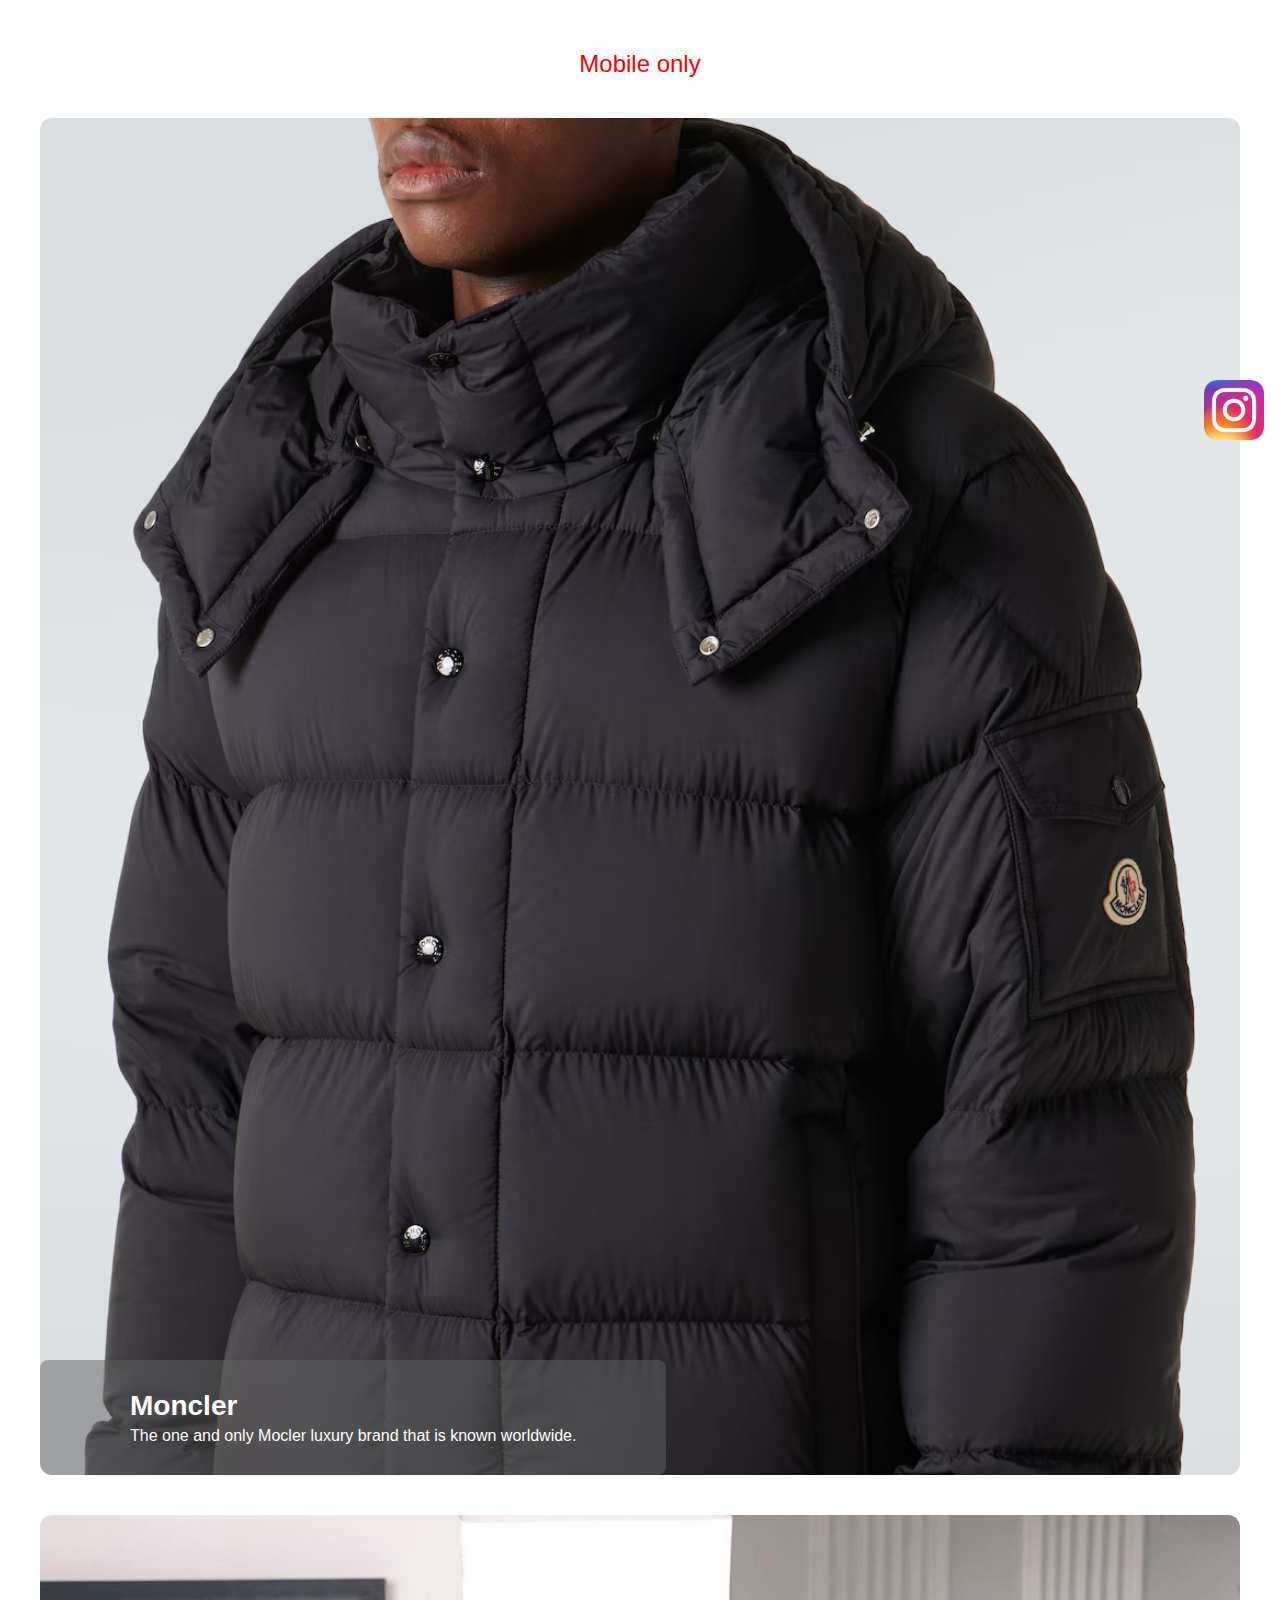
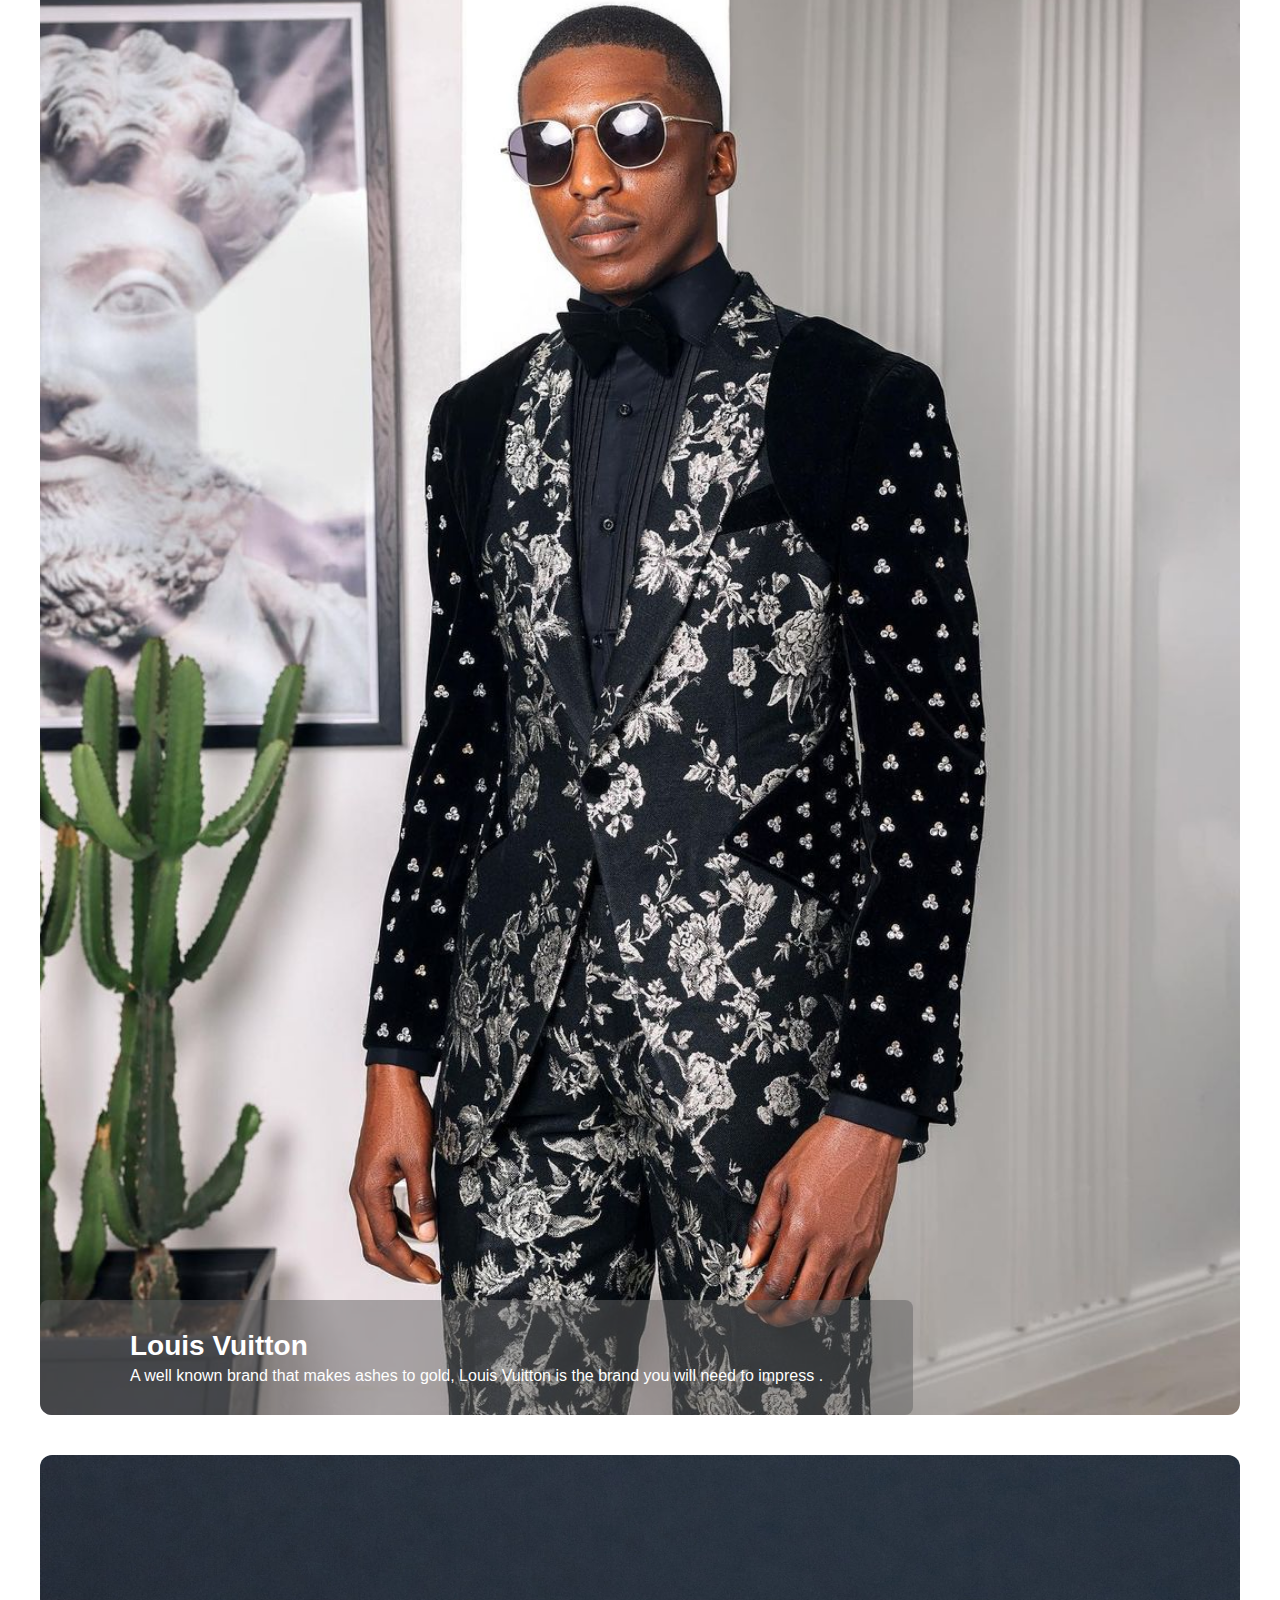
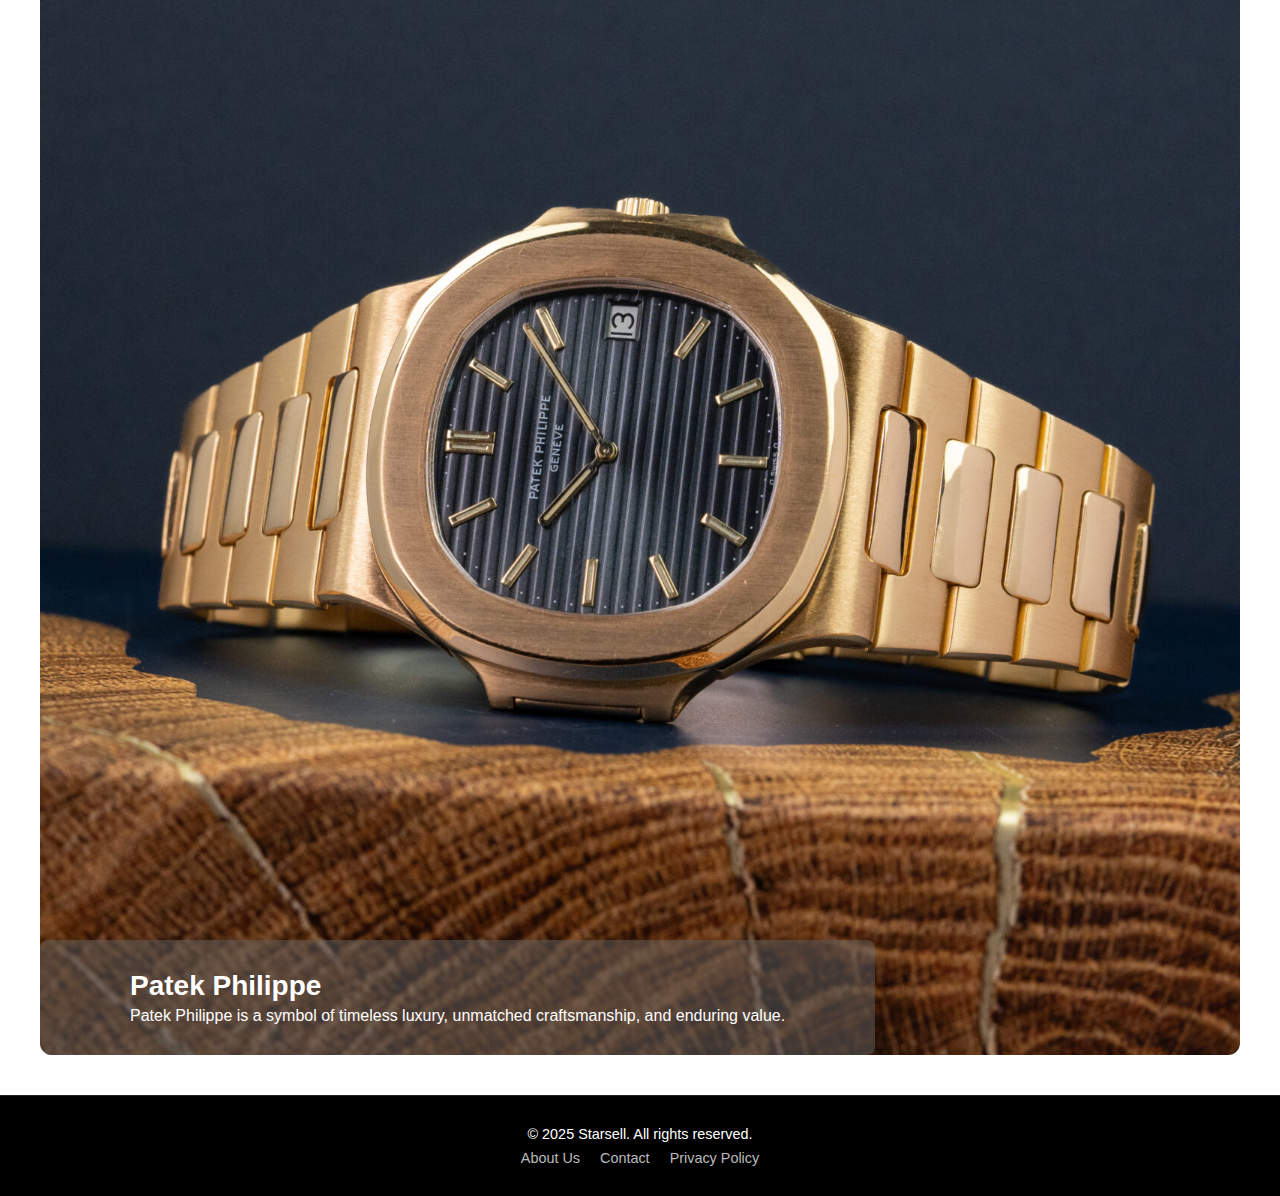
<file: index.html>
<!DOCTYPE html>
<html lang="en">
<head>
  <meta charset="UTF-8" />
  <meta name="viewport" content="width=device-width, initial-scale=1.0"/>
 <div class="logo">
  
</div>

  <link rel="stylesheet" href="style.css" />
</head>
<body>


  
  <!-- Navbar -->
  <header class="navbar">
  <div class="hamburger" onclick="openMenu()">☰</div>
 

 <div class="logo">
  <a href="index.html">
    <img src="images/logo.png" alt="Starsell Logo" />
  </a>
</div>
<link rel="stylesheet" href="https://cdnjs.cloudflare.com/ajax/libs/font-awesome/6.4.0/css/all.min.css">


 <div class="message-icon">
  <a href="https://www.instagram.com/jumperzz_off/?igsh=MXB2bmxyOXE3Nm1ydg%3D%3D&utm_source=qr#" target="_blank" rel="noopener noreferrer">
    <i class="fas fa-comment-dots"></i>
  </a>
 
</div>





</header>

<!-- Sliding Overlay Menu -->
<div id="overlay-menu" class="overlay">
  <span class="close-btn" onclick="closeMenu()">✖</span>
  <div class="overlay-content">
    <button>Home</button>
    <button>Products</button>
    <button>About</button>
    <button>How to buy?</button>
    <button>Contact</button>
  </div>
</div>


  <!-- Slideshow Section -->
  <section class="hero">
    <div class="slideshow">
      <img src="images/image1.jpg" class="slide active" />
      <img src="images/image2.webp" class="slide" />
      <img src="images/image3.jpeg" class="slide" />
      <img src="images/image4.jpg" class="slide" />
      <img src="images/image5.jpg" class="slide" />
    </div>
    <div class="hero-content">
      <h1>Welcome to Starsell</h1>
      <a href="#" class="shop-btn" onclick="event.preventDefault(); this.classList.add('clicked'); setTimeout(() => window.location.href='products.html', 150)">Shop Now</a>


       


       <div class="arrow-down">

  <svg width="30" height="30" viewBox="0 0 24 24" fill="none" stroke="white" stroke-width="2" stroke-linecap="round" stroke-linejoin="round">
    <line x1="12" y1="5" x2="12" y2="19" />
    <polyline points="19 12 12 19 5 12" />
  </svg>
</div>

    </div>
  </section>

 



  <!-- Scrollable Product Section -->
  <section class="scroll-section">
    <h2>Newest Products</h2>
    <div class="scroll-container" id="scroll-products">
      <!-- Product cards injected by JS -->
    </div>
  </section>


  <section class="featured-link">
  <a href="products.html" class="image-link">
    <div class="image-overlay">
      <h2>Moncler</h2>
      <p>The one and only Mocler luxury brand that is known worldwide.</p>
    </div>
    <img src="images/P01068387_d2.avif" alt="Featured Products">
  </a>
</section>



<section class="featured-link">
  <a href="products.html" class="image-link">
    <div class="image-overlay">
      <h2>Louis Vuitton</h2>
      <p>A well known brand that makes ashes to gold, Louis Vuitton is the brand you will need to impress .</p>
    </div>
    <img src="images/LVVVV.jpg" alt="Featured Products">
  </a>
</section>


<section class="featured-link">
  <a href="products.html" class="image-link">
    <div class="image-overlay">
      <h2>Patek Philippe</h2>
      <p>Patek Philippe is a symbol of timeless luxury, unmatched craftsmanship, and enduring value.</p>
    </div>
    <img src="images/PatekPhlipe.jpg" alt="Featured Products">
  </a>
</section>

 

  <!-- Newest Products Section -->
  <section class="newest">
    <h2>Browse</h2>
    <div class="product-grid" id="newest-products">
      <!-- Newest product cards injected by JS -->
    </div>
  </section>

  <script src="script.js"></script>


  <footer class="footer">
  <div class="footer-content">
    <p>&copy; 2025 Starsell. All rights reserved.</p>
    <nav class="footer-nav">
      <a href="#">About Us</a>
      <a href="#">Contact</a>
      <a href="#">Privacy Policy</a>
    </nav>
  </div>
</footer>


<div class="insta-logo">
  <a href="https://www.instagram.com/jumperzz_off/?igsh=MXB2bmxyOXE3Nm1ydg%3D%3D&utm_source=qr#">
    <img src="images/Instagram_icon.png" alt="Instagram" class="insta-logo" />

  </a>
</div>


<script>
  let lastScrollTop = 0;
  const navbar = document.querySelector('.navbar');

  window.addEventListener('scroll', () => {
    const currentScroll = window.pageYOffset || document.documentElement.scrollTop;

    if (currentScroll > lastScrollTop && currentScroll > 90) {
      // Scrolling down and past navbar height
      navbar.style.top = "-90px"; // Hide navbar
    } else {
      // Scrolling up
      navbar.style.top = "0"; // Show navbar
    }

    lastScrollTop = currentScroll <= 0 ? 0 : currentScroll; // For Safari
  });
</script>


  <script>
  function openMenu() {
  const overlay = document.getElementById("overlay-menu");
  const content = document.querySelector(".overlay-content");

  // Show overlay immediately
  overlay.style.width = "100%";

  // Remove fade-out to show buttons instantly
  content.classList.remove("fade-out");
}

function closeMenu() {
  const overlay = document.getElementById("overlay-menu");
  const content = document.querySelector(".overlay-content");

  // Start fade-out on buttons
  content.classList.add("fade-out");

  // Start shrinking overlay width at the same time
  overlay.style.width = "0";

  // After 0.4s, hide overlay fully and reset buttons for next open
  setTimeout(() => {
    content.classList.remove("fade-out");
    content.style.opacity = 1;
    content.style.pointerEvents = "auto";
  }, 600);
}


</script>


<script>
  document.addEventListener('DOMContentLoaded', () => {
    const buttons = document.querySelectorAll('.overlay-content button');
    buttons.forEach(button => {
      if (button.textContent.trim() === 'Home') {
        button.addEventListener('click', () => {
          window.location.href = 'index.html';
        });
      }
       if (button.textContent.trim() === 'Products') {
        button.addEventListener('click', () => {
          window.location.href = 'products.html';
        });
      }
      // Add other buttons if needed similarly
    });
  });
</script>





</body>
</html>
</file>
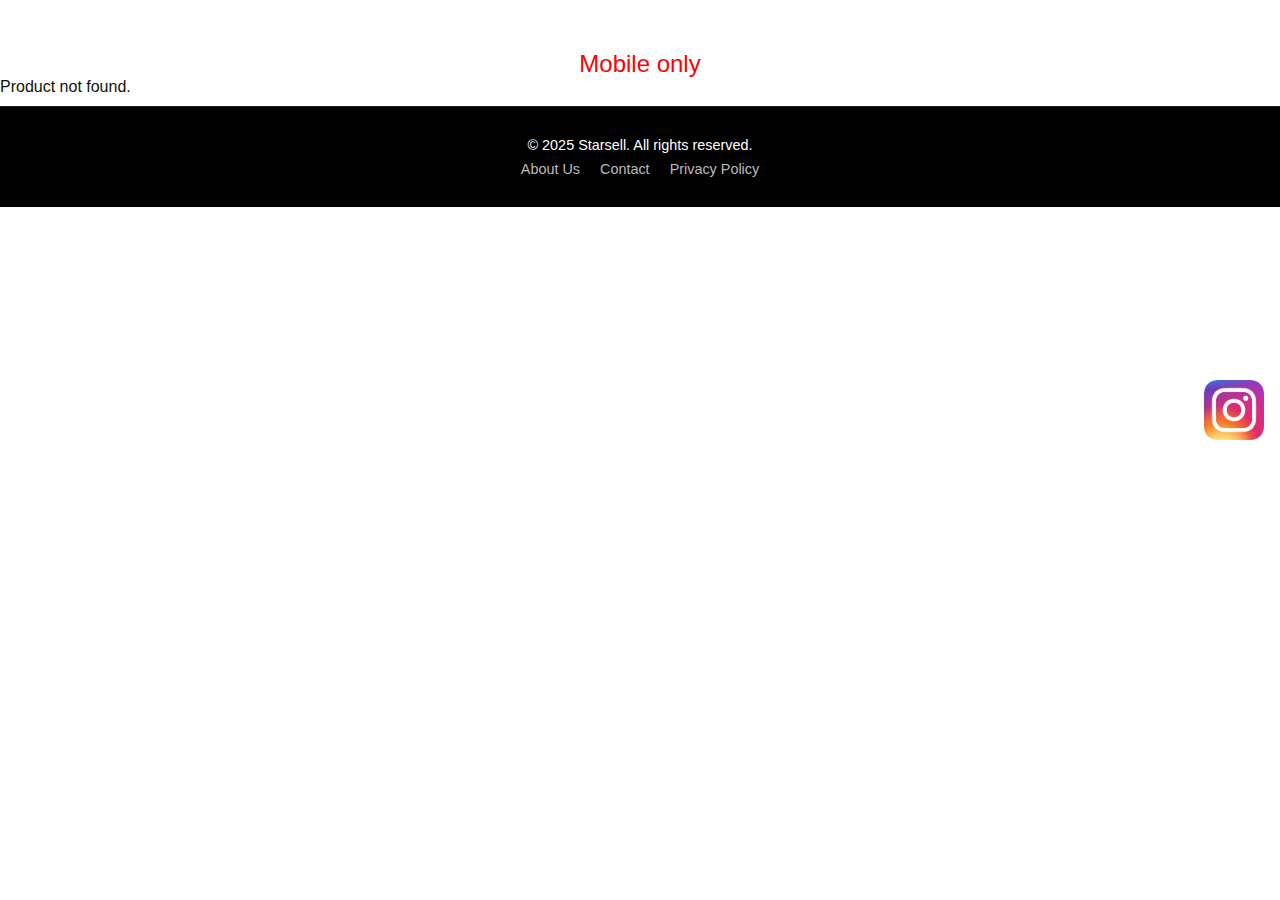
<file: product.html>
<!DOCTYPE html>
<html lang="en">
<head>
  <meta charset="UTF-8" />
  <meta name="viewport" content="width=device-width, initial-scale=1.0"/>
  <title>Products - Starsell</title>
  <link rel="stylesheet" href="style.css" />
  <link rel="stylesheet" href="https://cdnjs.cloudflare.com/ajax/libs/font-awesome/6.4.0/css/all.min.css">
</head>
<body>

  <div class="main-content">

    <div class="page-container">

      <!-- Navbar -->
      <header class="navbar">
        <div class="hamburger" onclick="openMenu()">☰</div>
        <div class="logo">
          <a href="index.html">
            <img src="images/logo.png" alt="Starsell Logo" />
          </a>
        </div>
        <div class="message-icon">
          <a href="https://www.instagram.com/jumperzz_off/" target="_blank" rel="noopener noreferrer">
            <i class="fas fa-comment-dots"></i>
          </a>
        </div>
      </header>

      <!-- Sliding Overlay Menu -->
      <div id="overlay-menu" class="overlay">
        <span class="close-btn" onclick="closeMenu()">✖</span>
        <div class="overlay-content">
          <button>Home</button>
          <button>Products</button>
          <button>About</button>
          <button>How to buy?</button>
          <button>Contact</button>
        </div>
      </div>

      <!-- Insta Logo -->
      <div class="insta-logo">
        <a href="https://www.instagram.com/jumperzz_off/">
          <img src="images/Instagram_icon.png" alt="Instagram" class="insta-logo" />
        </a>
      </div>

      <div id="gallery"></div>

    </div> <!-- end of page-container -->

  </div> <!-- end of main-content -->

  <!-- Footer -->
  <footer class="footer">
    <div class="footer-content">
      <p>&copy; 2025 Starsell. All rights reserved.</p>
      <nav class="footer-nav">
        <a href="#">About Us</a>
        <a href="#">Contact</a>
        <a href="#">Privacy Policy</a>
      </nav>
    </div>
  </footer>

  <!-- Scripts -->
  <script src="products.js"></script>
  <script src="script.js"></script>

  <script>
    // Slideshow auto-play (optional)
    let slideIndex = 0;
    const slides = document.querySelectorAll(".slide");

    function showSlides() {
      slides.forEach((slide) => slide.style.display = "none");
      slideIndex = (slideIndex + 1) % slides.length;
      slides[slideIndex].style.display = "block";
    }

    setInterval(showSlides, 3000); // 3 seconds
    showSlides();

    // Overlay menu nav behavior
    function openMenu() {
      document.getElementById("overlay-menu").style.width = "100%";
    }

    function closeMenu() {
      const overlay = document.getElementById("overlay-menu");
      const content = document.querySelector(".overlay-content");
      content.classList.add("fade-out");
      overlay.style.width = "0";
      setTimeout(() => {
        content.classList.remove("fade-out");
      }, 600);
    }

    // Button Navigation
    document.addEventListener("DOMContentLoaded", () => {
      document.querySelectorAll(".overlay-content button").forEach(btn => {
        const text = btn.textContent.trim();
        if (text === "Home") btn.onclick = () => window.location.href = "index.html";
        if (text === "Products") btn.onclick = () => window.location.href = "products.html";
      });
    });
  </script>

  <script>
    document.addEventListener("DOMContentLoaded", () => {
      const params = new URLSearchParams(window.location.search);
      const id = parseInt(params.get("id"));
      const product = products.find(p => p.id === id);

      const galleryContainer = document.getElementById("gallery");

      if (!product) {
        galleryContainer.innerText = "Product not found.";
        return;
      }

      let currentIndex = 0;

      galleryContainer.innerHTML = `
        <div class="product-image-viewer">
          <button id="prevBtn" class="nav-btn" aria-label="Previous image">‹</button>
          <img id="mainImage" src="${product.images[0]}" alt="${product.name}" />
          <button id="nextBtn" class="nav-btn" aria-label="Next image">›</button>
        </div>
        <div class="product-info">
          <h2>${product.name}</h2>
          <p class="price">${product.price}</p>
          <button id="buyNowBtn">Buy Now</button>
        </div>
      `;

      const mainImage = document.getElementById("mainImage");
      const prevBtn = document.getElementById("prevBtn");
      const nextBtn = document.getElementById("nextBtn");
      const buyNowBtn = document.getElementById("buyNowBtn");

      function updateImage() {
        mainImage.src = product.images[currentIndex];
      }

      prevBtn.addEventListener("click", () => {
        currentIndex = (currentIndex - 1 + product.images.length) % product.images.length;
        updateImage();
      });

      nextBtn.addEventListener("click", () => {
        currentIndex = (currentIndex + 1) % product.images.length;
        updateImage();
      });

      buyNowBtn.addEventListener("click", () => {
        window.location.href = "https://www.instagram.com/jumperzz_off/";
      });
    });
  </script>

  <script>
  document.addEventListener('DOMContentLoaded', () => {
    const buttons = document.querySelectorAll('.overlay-content button');
    buttons.forEach(button => {
      if (button.textContent.trim() === 'Home') {
        button.addEventListener('click', () => {
          window.location.href = 'index.html';
        });
      }
       if (button.textContent.trim() === 'Products') {
        button.addEventListener('click', () => {
          window.location.href = 'products.html';
        });
      }
      // Add other buttons if needed similarly
    });
  });
</script>


</body>
</html>
</file>
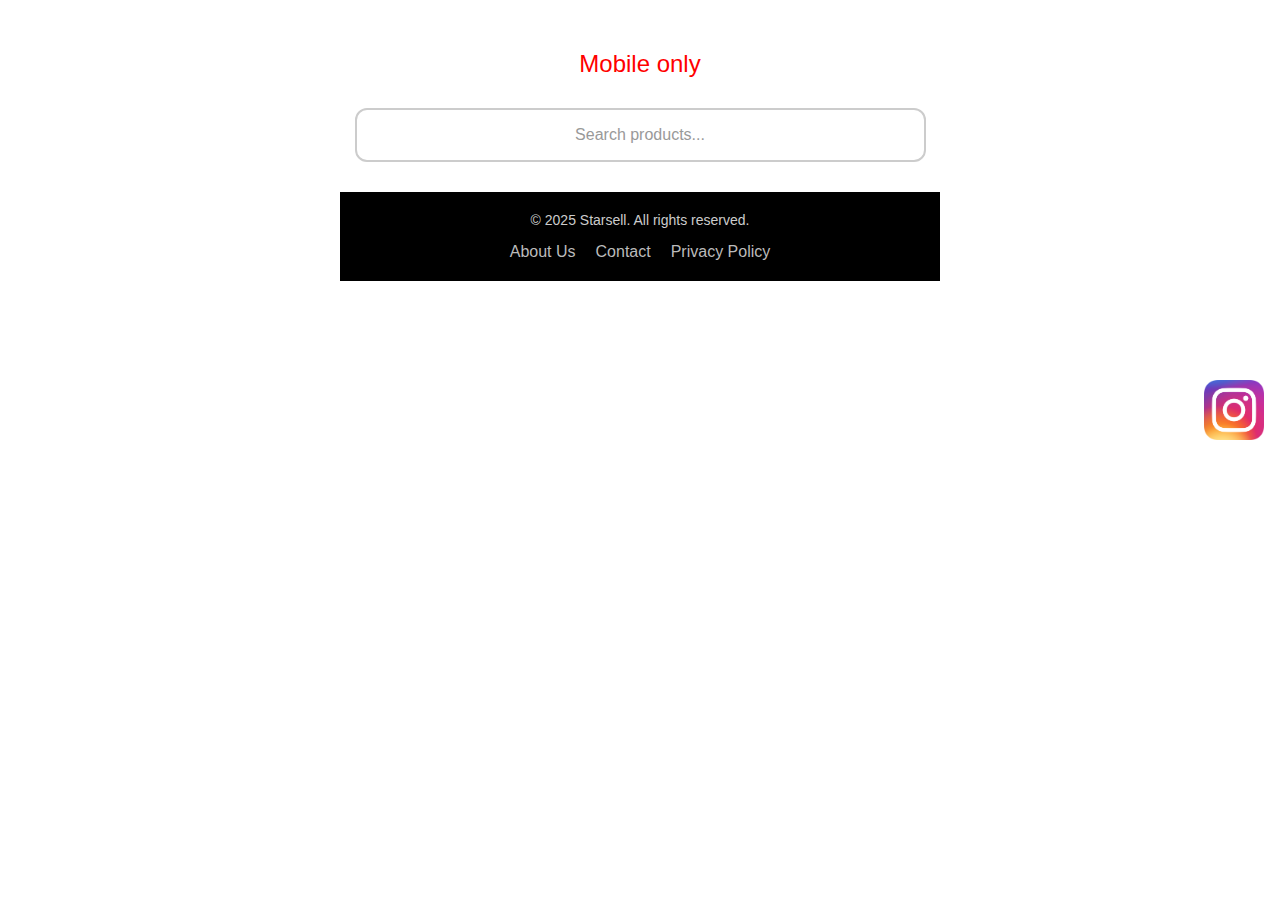
<file: products.html>
<!DOCTYPE html>
<html lang="en">
<head>
  <meta charset="UTF-8" />
  <meta name="viewport" content="width=device-width, initial-scale=1.0"/>
  <link rel="stylesheet" href="style.css" />
  <link rel="stylesheet" href="https://cdnjs.cloudflare.com/ajax/libs/font-awesome/6.4.0/css/all.min.css">
  <title>Products</title>
</head>

<body>

<!-- Navbar -->
<header class="navbar">
  <div class="hamburger" onclick="openMenu()">☰</div>

  <div class="logo">
    <a href="index.html">
      <img src="images/logo.png" alt="Starsell Logo" />
    </a>
  </div>

  <div class="message-icon">
    <a href="https://www.instagram.com/jumperzz_off/?igsh=MXB2bmxyOXE3Nm1ydg%3D%3D&utm_source=qr#" target="_blank">
      <i class="fas fa-comment-dots"></i>
    </a>
  </div>
</header>

<!-- Overlay Menu -->
<div id="overlay-menu" class="overlay">
  <span class="close-btn" onclick="closeMenu()">✖</span>
  <div class="overlay-content">
    <button>Home</button>
    <button>Products</button>
    <button>About</button>
    <button>How to buy?</button>
    <button>Contact</button>
  </div>
</div>

<!-- Main Content Wrapper -->
<main class="main-wrapper">

  <!-- Search Bar -->
  <section class="search-container">
    <input type="text" id="searchInput" placeholder="Search products..." />
  </section>

  <!-- Products Grid -->
  <section class="newest">
    <h2>Newest Products</h2>
    <div id="product-list" class="grid-container">
      <!-- Products will be injected here by JS -->
    </div>
  </section>

   <footer class="foooter">
  <div class="foooter-content">
    <p>&copy; 2025 Starsell. All rights reserved.</p>
    <nav class="footer-nav">
      <a href="#">About Us</a>
      <a href="#">Contact</a>
      <a href="#">Privacy Policy</a>
    </nav>
  </div>
</footer>


</main>

<!-- Instagram Icon -->
<div class="insta-logo">
  <a href="https://www.instagram.com/jumperzz_off/?igsh=MXB2bmxyOXE3Nm1ydg%3D%3D&utm_source=qr#">
    <img src="images/Instagram_icon.png" alt="Instagram" class="insta-logo" />
  </a>
</div>

<!-- Scripts -->
<script src="products.js"></script>
<script src="script.js"></script>

<script>
  // Hide/show navbar on scroll
  let lastScrollTop = 0;
  const navbar = document.querySelector('.navbar');
  window.addEventListener('scroll', () => {
    const currentScroll = window.pageYOffset || document.documentElement.scrollTop;
    navbar.style.top = (currentScroll > lastScrollTop && currentScroll > 90) ? "-90px" : "0";
    lastScrollTop = currentScroll <= 0 ? 0 : currentScroll;
  });

  // Overlay menu logic
  function openMenu() {
    const overlay = document.getElementById("overlay-menu");
    const content = document.querySelector(".overlay-content");
    overlay.style.width = "100%";
    content.classList.remove("fade-out");
  }

  function closeMenu() {
    const overlay = document.getElementById("overlay-menu");
    const content = document.querySelector(".overlay-content");
    content.classList.add("fade-out");
    overlay.style.width = "0";
    setTimeout(() => {
      content.classList.remove("fade-out");
      content.style.opacity = 1;
      content.style.pointerEvents = "auto";
    }, 600);
  }

  // Overlay button links
  document.addEventListener('DOMContentLoaded', () => {
    const buttons = document.querySelectorAll('.overlay-content button');
    buttons.forEach(button => {
      if (button.textContent.trim() === 'Home') {
        button.addEventListener('click', () => window.location.href = 'index.html');
      }
      if (button.textContent.trim() === 'Products') {
        button.addEventListener('click', () => window.location.href = 'products.html');
      }
    });
  });
</script>

</body>
</html>
</file>
<file: style.css>
* {
  margin: 0;
  padding: 0;
  box-sizing: border-box;
}

body {
  font-family: 'Segoe UI', sans-serif;
  background-color: #fff;
  color: #111;
  overflow-x: hidden;
}


.insta-logo {
  position: fixed;    /* Fix it on the viewport */
  bottom: 500px;          /* Distance from top */
  top: 380px;
  right: 16px;        /* Distance from right */
  height: 60px;       /* Small size */
  width: auto;        /* Keep aspect ratio */
  z-index: 1100;      /* Make sure it’s above other content */
  cursor: pointer;    /* Optional: shows pointer on hover */

   animation: pulse 2.5s ease-in-out infinite;
}


.navbar {
  height: 60px;
  /* rest of your navbar styling */
}


/* Consolidate your navbar styling */
.navbar {
  display: flex;
  justify-content: space-between; /* Distributes space between children */
  align-items: center;
  padding: 6px 12px; /* Smaller vertical and horizontal padding */
  background: #fff;
  border-bottom: 1px solid #eee;
  position: sticky; /* Sticky header */
  top: 0;
  z-index: 1000;
  height: 90px; /* Explicit height for better control */
  transition: top 0.3s; /* For smooth hiding/reappearing */
}



.menu-btn,
.message-icon {
  position: relative;
  font-size: 36px;
  color: rgba(0, 0, 0, 0.5); /* Semi-transparent black */
  cursor: pointer;
  transition: color 0.3s ease;
  left: -21px;
}

.message-icon:hover {
  color: rgba(0, 0, 0, 0.8);
}

.message-icon i {
  color: black;
}






.logo {
  position: absolute;
  left: 50%;
  transform: translateX(-50%);

}

.logo img {
  height: 150px;
  margin-top: 9%; /* Moves logo downward */
}


.hamburger {
  font-size: 37px;
  padding: 10px 20px;
  margin-right: auto;
  cursor: pointer;
  user-select: none;
  
  margin-top: 6px; /* ← Move it down */
}








/* HERO / SLIDESHOW */
.hero {
  position: relative;
  height: calc(100vh - 60px); /* full screen minus navbar */
  overflow: hidden;
}

.hero img {
  width: 100%;
  height: 97%;
  object-fit: cover;
  position: absolute;
  top: 0;
  left: 0;
  z-index: 1;
}


.slideshow {
  position: absolute;
  top: 0; left: 0;
  width: 100%; height: 100%;
}

.slide {
  position: absolute;
  width: 100%;
  height: 100%;
  object-fit: cover;
  opacity: 0;
  transition: opacity 1s ease;
}

.slide.active {
  opacity: 1;
}

.hero-content {
  position: absolute;
  top: 50%;
  left: 50%;
  transform: translate(-50%, -50%);
  color: white;
  text-align: center;
  z-index: 10;
}

.hero-content h1 {
  font-size: 1.8em;
  margin-bottom: 10px;
  text-shadow: 1px 1px 2px black;
}

.shop-btn {
  background: transparent;
  border: 2px solid white;
  color: white;
  padding: 10px 20px;
  font-size: 1em;
  border-radius: 30px;
  transition: 0.3s;
  text-decoration: none;
  display: inline-block;
}

.shop-btn.clicked {
  background: white;
  color: black;
}





.scroll-section h2,
.newest h2 {
  margin: 20px 10px 10px;
  font-size: 1.2em;
  text-align: center;
}

.infinite-scroll-wrapper {
  overflow: hidden;
  width: 100%;
}

.scroll-container {
  display: flex;
  overflow-x: auto;
  scroll-behavior: smooth;
  -webkit-overflow-scrolling: touch;
  gap: 10px;
  padding: 10px;
}

.scroll-container::-webkit-scrollbar {
  display: none;
}

.scroll-card {
  min-width: 250px;
  height: 280px;
  background: #fff;
  border-radius: 12px;
  box-shadow: 0 4px 12px rgba(0, 0, 0, 0.1);
  overflow: hidden;
  flex-shrink: 0;
  scroll-snap-align: start;
}

.scroll-card img {
  width: 100%;
  height: 100%;
  object-fit: cover;
  display: block;
}






/* NEWEST PRODUCTS GRID */
.product-grid {
  display: grid;
  grid-template-columns: 1fr 1fr;
  gap: 10px;
  padding: 10px;
}

.product-card {
  background: #fff;
  border-radius: 10px;
  overflow: hidden;
  box-shadow: 0 2px 8px rgba(0,0,0,0.05);
}

.product-card img {
  width: 100%;
  height: 320px;
  object-fit: cover;
}

.product-info {
  padding: 8px;
}

.product-info h3 {
  font-size: 1em;
}

.product-info p {
  font-size: 0.9em;
  color: gray;
}


.price {
  color: #c0a16b; /* Or any color you want */
  font-weight: bold;
}





/* MOBILE ONLY */
@media (min-width: 768px) {
  body::before {
    content: "Mobile only";
    display: block;
    text-align: center;
    margin-top: 50px;
    color: red;
    font-size: 1.5em;
  }

  .navbar, .hero, .scroll-section, .newest {
    display: none;
  }
}

.cart-icon {
  position: relative;
  font-size: 35px;
  color: #000;
  cursor: pointer;
  display: flex;
  align-items: center;
  justify-content: center;
  padding: 6px;
  border-radius: 50%;
  transition: background 0.2s ease;
}

.cart-icon:hover {
  background-color: #f5f5f5;
}

.cart-icon span {
  position: absolute;
  top: -4px;
  right: -4px;
  background-color: #ff3b3b;
  color: white;
  font-size: 11px;
  padding: 2px 5px;
  border-radius: 12px;
  font-weight: 600;
  line-height: 1;
  min-width: 18px;
  text-align: center;
}


.footer {
  background: #000;
  color: #fff;
  padding: 30px 20px;
  text-align: center;
  font-size: 0.9em;
  border-top: 1px solid #222;
  margin-top: 10px;
  user-select: none;
}

.footer-content {
  max-width: 480px;
  margin: 0 auto;
}

.footer-nav {
  margin-top: 8px;
  display: flex;
  justify-content: center;
  gap: 20px;
}

.footer-nav a {
  color: #bbb;
  text-decoration: none;
  transition: color 0.3s ease;
  font-weight: 500;
}

.footer-nav a:hover {
  color: #fff;
}

.arrow-down {
  margin: 20px auto;
  width: 30px;
  animation: bounce 1.5s infinite;
 
}

@keyframes bounce {
  0%, 100% {
    transform: translateY(0);
  }
  50% {
    transform: translateY(10px);
  }
}


@keyframes pulse {
  0%, 100% {
    transform: scale(1); /* Normal size */
  }
  50% {
    transform: scale(1.0111); /* Slightly bigger */
  }
}


/* The overlay background */
.overlay {
  height: 100vh;
  width: 0;
  position: fixed;
  top: 0;
  left: 0;
  background-color: rgba(255, 255, 255, 0.95); /* semi-transparent white */
  overflow-x: hidden;
  transition: 0.5s;
  z-index: 9999;
  padding-top: 60px;
}

/* Close (X) button */
.close-btn {
  position: absolute;
  top: 23px;
  left: 32px;
  font-size: 36px;
  cursor: pointer;
  color: #333;
}


/* Overlay content */
.overlay-content {
  height: 50%;                /* Fill overlay height */
  display: flex;
  flex-direction: column;
  justify-content: center;     /* Center vertically */
  align-items: center;         /* Center horizontally */
  gap: 20px;
}


.overlay-content button {
  background: none;
  border: none;
  font-size: 24px;
  color: #000;
  cursor: pointer;
  padding: 10px;
  transition: color 0.3s;
}

.overlay-content button:hover {
  color: #666;
}

.fade-out {
  animation: fadeOut 0.4s forwards;
  animation-fill-mode: forwards;
}
@keyframes fadeOut {
  to {
    opacity: 0;
    transform: translateY(10px);
    
  }
}














main {
  display: flex;
  flex-direction: column;
  align-items: center;
}


/* Search Input */
#searchInput {
  width: 100%;
  max-width: 600px;
  padding: 16px 180px;
  margin: 30px auto;
  display: block;
  border: 2px solid #ccc;
  border-radius: 12px;
  font-size: 1rem;
  transition: border-color 0.3s ease, box-shadow 0.3s ease;
  bottom: 10px;
}

#searchInput:focus {
  border-color: #333;
  outline: none;
  box-shadow: 0 0 10px rgba(0, 0, 0, 0.1);
  text-align: center;  
}



.grid-container {
  display: grid;
  grid-template-columns: 1fr;
  gap: 15px;
}

@media screen and (min-width: 480px) {
  .grid-container {
    grid-template-columns: 1fr 1fr;
  }
}

.product-card {
  position: relative; /* for absolute positioning inside */
  display: block;
  background-color: #fff;
  border-radius: 25px;
  overflow: hidden;
  box-shadow: 0 6px 15px rgba(0, 0, 0, 0.15);
  text-decoration: none;
  color: inherit;
  transition: transform 0.3s ease, box-shadow 0.3s ease;
  
  width: 280px;
  height: 390px;
  cursor: pointer;
  margin: 2px auto;
  padding: 0; /* remove padding so overlay sits on image */
  
}

.product-card img {
  width: 100%;
  height: 320px;
  object-fit: cover;
  border-radius: 10px 10px 0 0; /* rounded top corners only */
  display: block;
  margin-bottom: 0; /* remove margin for tight overlay */
}

/* Overlay container at bottom of image */
.product-info {
  position: absolute;
  bottom: 0;
  left: 0;
  width: 100%;
  padding: 10px 15px;
  background: rgba(0, 0, 0, 0.4); /* semi-transparent black */
  color: #fff;
  border-radius: 0 0 10px 10px; /* rounded bottom corners */
  box-sizing: border-box;
  backdrop-filter: blur(6px); /* optional: blur background for style */
}

/* Text styling */
.product-info h3 {
  margin: 0;
  font-size: 1.2rem;
  font-weight: 600;
}

.product-info .price {
  margin: 5px 0 0 0;
  font-size: 1rem;
  font-weight: bold;
  color: #f5f5f5; /* gold-ish color */
}

/* Hover effect */
.product-card:hover {
  transform: translateY(-4px);
  box-shadow: 0 10px 25px rgba(0, 0, 0, 0.2);
}



#searchInput::placeholder {
  text-align: center;
  color: #999;
}




/* Footer Base */
.foooter {
  background-color: #000000; /* Dark background */
  color: #ffffff;            /* White text */
  padding: 20px 170px;
  font-family: 'Segoe UI', Tahoma, Geneva, Verdana, sans-serif;
  text-align: center;
}

/* Footer Content Layout */
.foooter-content {
  max-width: 1200px;
  margin: 0 auto;
}

/* Footer Text */
.foooter p {
  margin: 0 0 15px;
  font-size: 14px;
  color: #cccccc;
}

/* Footer Navigation */
.foooter-nav {
  display: flex;
  justify-content: center;
  gap: 20px;
  flex-wrap: wrap;
}

/* Footer Links */
.foooter-nav a {
  color: #ffffff;
  text-decoration: none;
  font-size: 14px;
  transition: color 0.3s;
}

.foooter-nav a:hover {
  color: #ffcc00; /* Highlight color on hover */
}




.featured-link {
  width: 100%;
  max-width: 1200px;
  margin: 40px auto;
  position: relative;
  overflow: hidden;
  border-radius: 12px;
}

.image-link {
  display: block;
  position: relative;
  text-decoration: none;
  color: white;
}

.image-link img {
  width: 100%;
  height: auto;
  display: block;
  border-radius: 0px;
}

.image-overlay {
  position: absolute;
  bottom: 0px;
  left: 0px;
  background: rgba(97, 97, 97, 0.5); /* optional background for readability */
  padding: 30px 90px;
  border-radius: 8px;
}

.image-overlay h2 {
  margin: 0;
  font-size: 28px;
}

.image-overlay p {
  margin: 5px 0 0;
  font-size: 16px;
}
</file>
